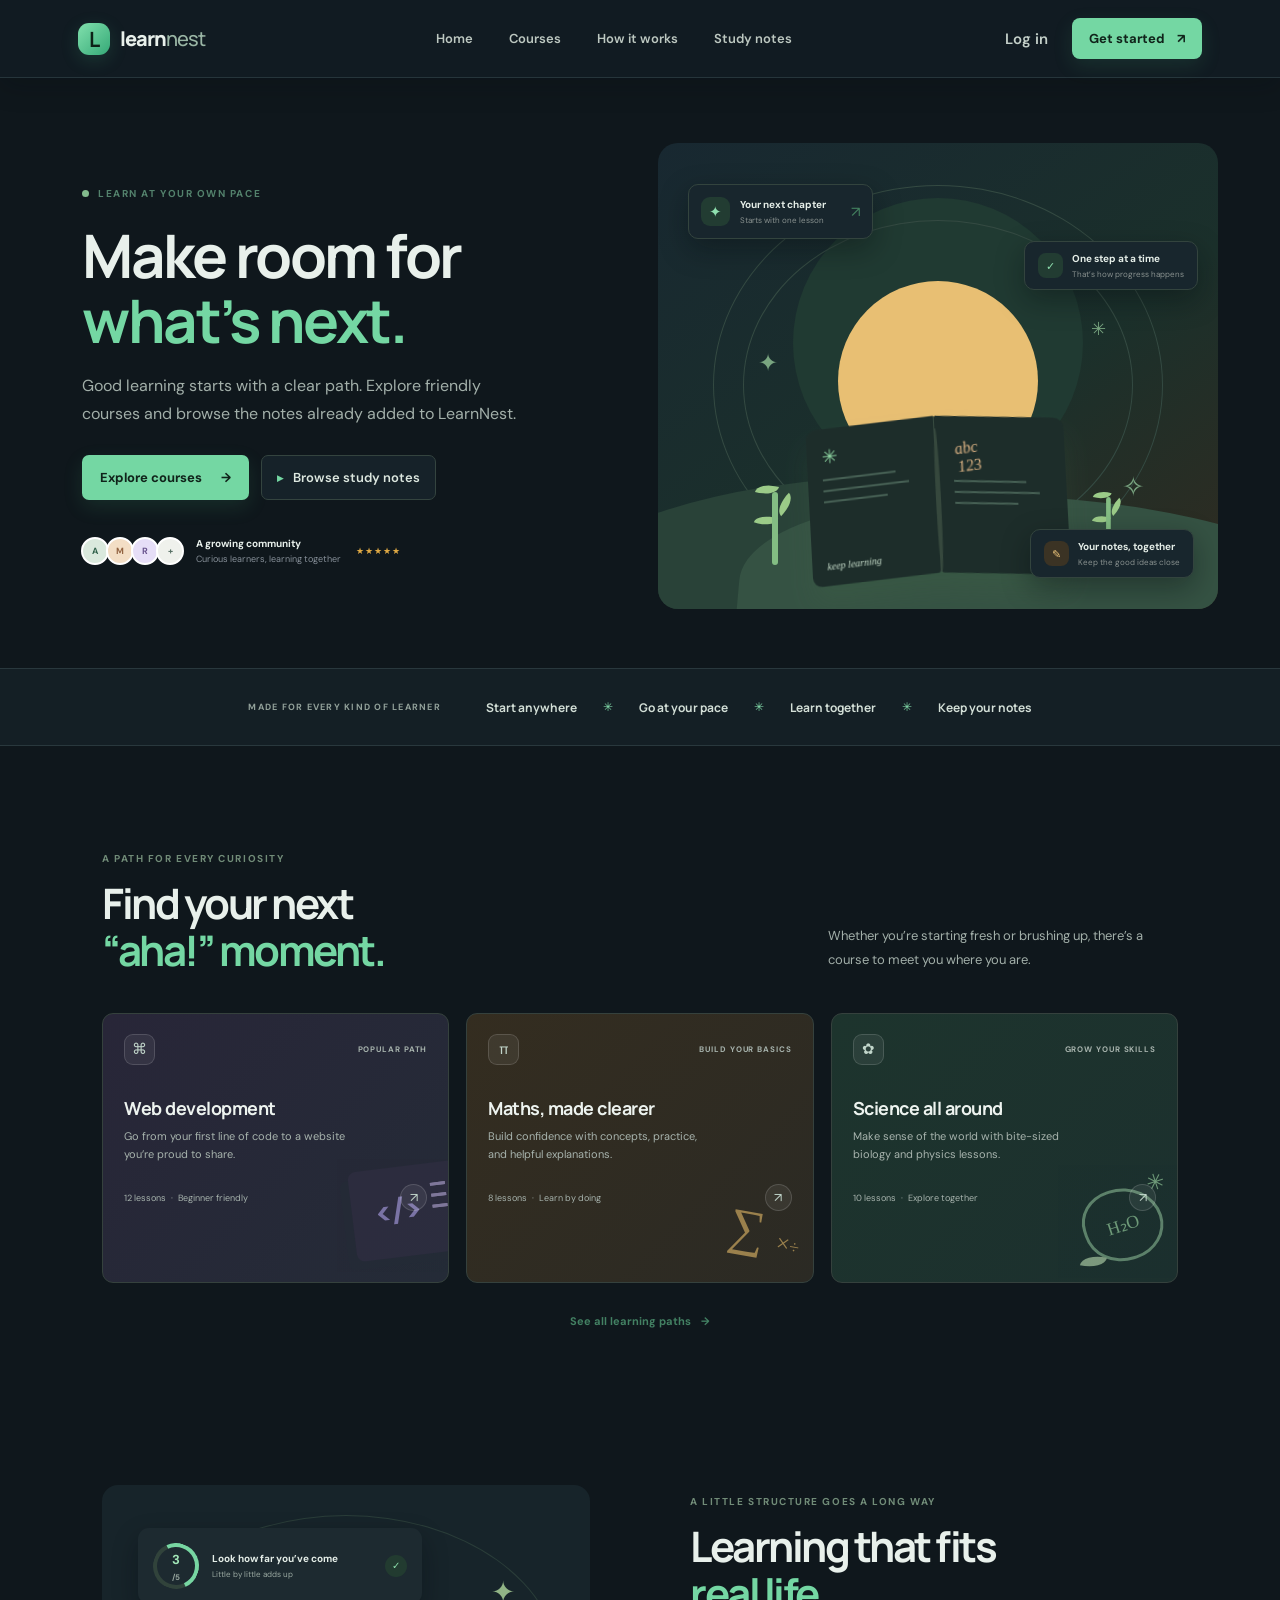
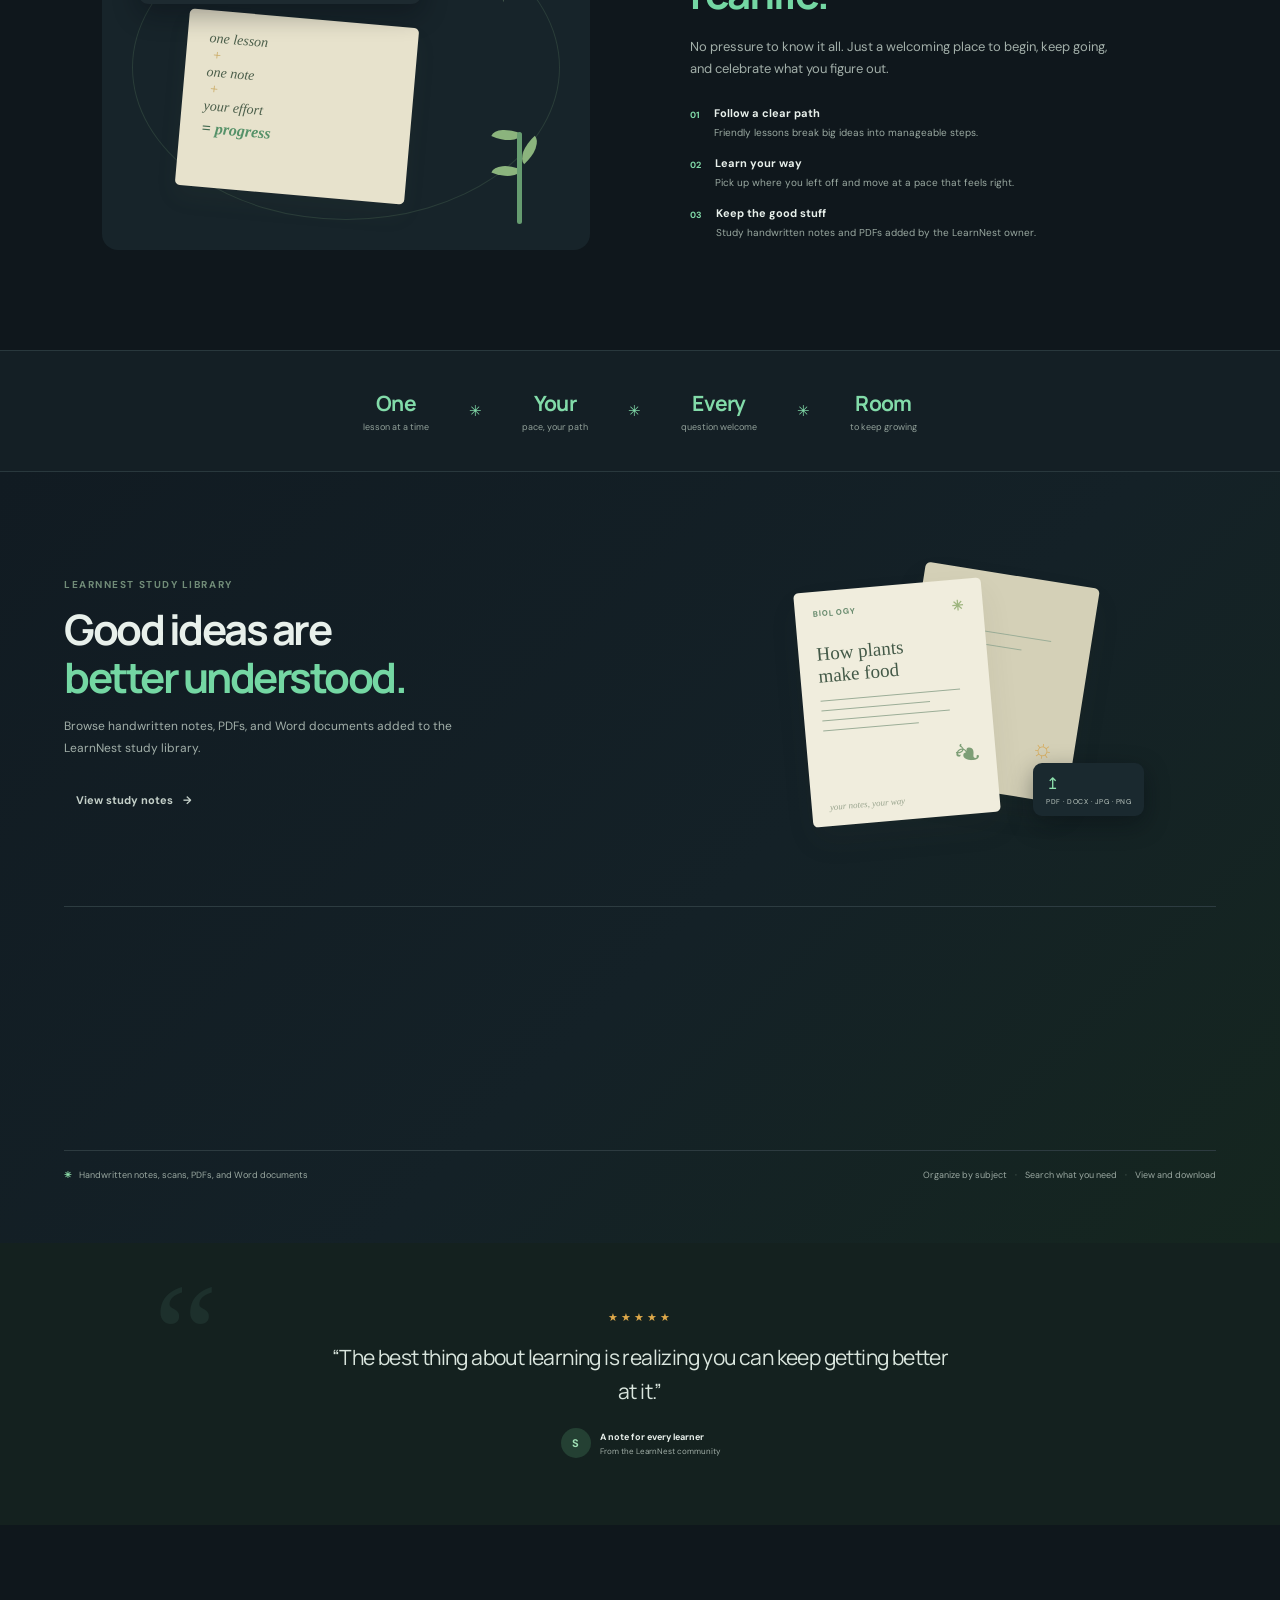
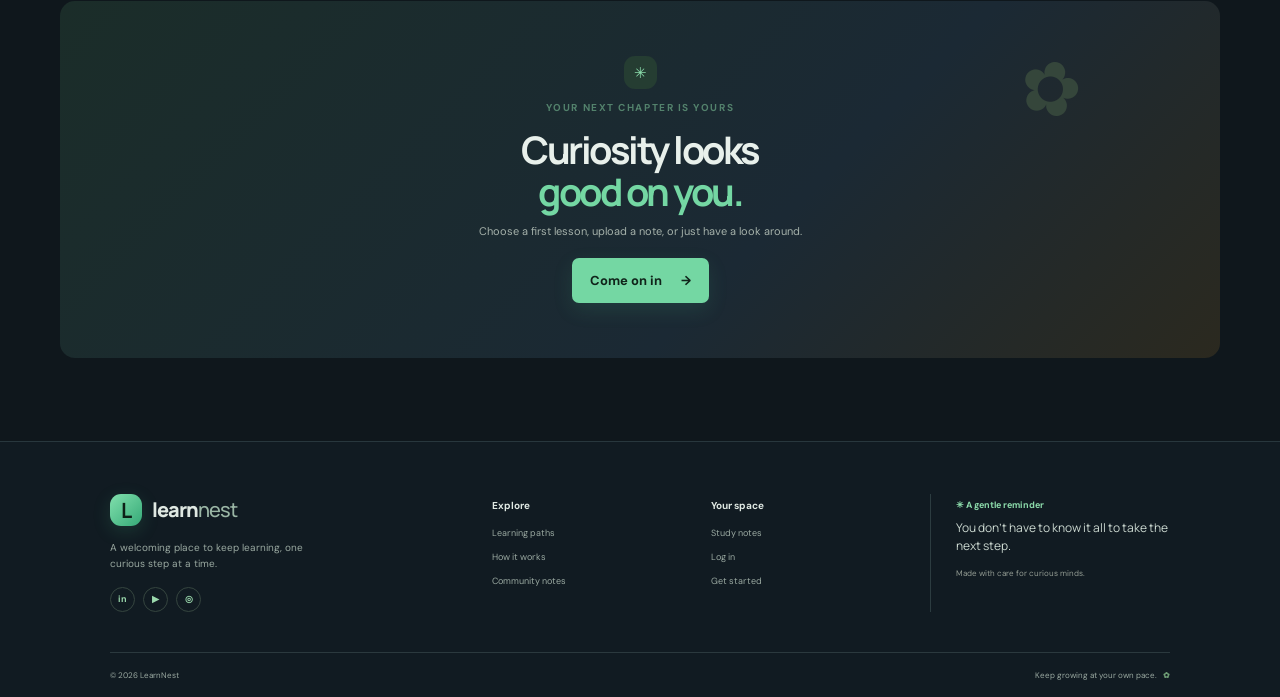
<file: index.html>
<!doctype html>
<html lang="en">
<head><meta charset="utf-8"><meta name="viewport" content="width=device-width, initial-scale=1"><meta name="theme-color" content="#101820"><title>LearnNest — Learn something new, every day</title><meta name="description" content="Explore courses, learn at your own pace, and browse the study notes added to LearnNest."><link rel="preconnect" href="https://fonts.googleapis.com"><link rel="preconnect" href="https://fonts.gstatic.com" crossorigin><link href="https://fonts.googleapis.com/css2?family=DM+Sans:wght@400;500;600;700&family=Manrope:wght@400;500;600;700;800&display=swap" rel="stylesheet"><link rel="stylesheet" href="styles.css?v=docx-reader-1"></head>
<body>
<header class="site-header"><a href="#home" class="brand"><span class="brand-mark">L</span><span>learn<span class="brand-light">nest</span></span></a><nav class="main-nav" id="mainNav" aria-label="Main navigation"><a href="#home" data-page-link="home">Home</a><a href="#courses" data-page-link="courses">Courses</a><a href="#how" data-page-link="how">How it works</a><a href="notes.html" data-page-link="notes">Study notes</a></nav><div class="header-actions"><button class="login-button" id="loginButton">Log in</button><button class="small-primary" id="signupButton">Get started <span>↗</span></button><button class="menu-toggle" id="menuToggle" aria-label="Open navigation">☰</button></div></header>
<main id="appMain"><section class="hero" id="home" data-page-view="home"><div class="hero-copy"><div class="eyebrow"><span class="eyebrow-dot"></span> LEARN AT YOUR OWN PACE</div><h1>Make room for<br><span>what’s next.</span></h1><p class="hero-description">Good learning starts with a clear path. Explore friendly courses and browse the notes already added to LearnNest.</p><div class="hero-actions"><a href="#courses" class="primary-button">Explore courses <span>→</span></a><a class="outline-button" href="notes.html"><span class="play-icon">▸</span> Browse study notes</a></div><div class="hero-proof"><div class="avatar-stack"><span>A</span><span>M</span><span>R</span><span>+</span></div><div><b>A growing community</b><small>Curious learners, learning together</small></div><span class="proof-stars">★★★★★</span></div></div><div class="hero-visual"><div class="visual-glow"></div><div class="hero-orbit orbit-a"></div><div class="hero-orbit orbit-b"></div><div class="hero-caption"><span class="caption-icon">✦</span><span><b>Your next chapter</b><small>Starts with one lesson</small></span><i>↗</i></div><div class="floating-note note-top"><span class="note-check">✓</span><span><b>One step at a time</b><small>That’s how progress happens</small></span></div><div class="floating-note note-bottom"><span class="note-emoji">✎</span><span><b>Your notes, together</b><small>Keep the good ideas close</small></span></div><div class="hero-illustration"><div class="sun-disc"></div><div class="hill hill-back"></div><div class="hill hill-front"></div><div class="plant plant-left"><i></i><i></i><i></i><b></b></div><div class="plant plant-right"><i></i><i></i><i></i><b></b></div><div class="open-book"><div class="book-page left-page"><span class="book-mark">✳</span><i></i><i></i><i></i><small>keep learning</small></div><div class="book-page right-page"><span class="book-scribble">abc<br>123</span><i></i><i></i><i></i></div><div class="book-spine"></div></div><span class="sparkle sparkle-a">✦</span><span class="sparkle sparkle-b">✳</span><span class="sparkle sparkle-c">✧</span></div></div></section>
<section class="trust-strip" data-page-view="home"><span>MADE FOR EVERY KIND OF LEARNER</span><div><b>Start anywhere</b><i>✳</i><b>Go at your pace</b><i>✳</i><b>Learn together</b><i>✳</i><b>Keep your notes</b></div></section>
<section class="section courses-section" id="courses" data-page-view="courses"><div class="section-intro"><div><div class="eyebrow section-eyebrow">A PATH FOR EVERY CURIOSITY</div><h2>Find your next<br><span>“aha!” moment.</span></h2></div><p>Whether you’re starting fresh or brushing up, there’s a course to meet you where you are.</p></div><div class="course-grid"><article class="course-card course-lilac"><div class="course-top"><span class="course-icon">⌘</span><span class="course-tag">POPULAR PATH</span></div><h3>Web development</h3><p>Go from your first line of code to a website you’re proud to share.</p><div class="course-bottom"><span>12 lessons <i>·</i> Beginner friendly</span><a href="#courses" data-course-open="web" aria-label="Open web development course">↗</a></div><div class="course-art art-code"><span>&lt;/&gt;</span><i></i><i></i></div></article><article class="course-card course-yellow"><div class="course-top"><span class="course-icon">π</span><span class="course-tag">BUILD YOUR BASICS</span></div><h3>Maths, made clearer</h3><p>Build confidence with concepts, practice, and helpful explanations.</p><div class="course-bottom"><span>8 lessons <i>·</i> Learn by doing</span><a href="#courses" data-course-open="math" aria-label="Open mathematics course">↗</a></div><div class="course-art art-math">∑ <span>×</span><i>÷</i></div></article><article class="course-card course-green"><div class="course-top"><span class="course-icon">✿</span><span class="course-tag">GROW YOUR SKILLS</span></div><h3>Science all around</h3><p>Make sense of the world with bite-sized biology and physics lessons.</p><div class="course-bottom"><span>10 lessons <i>·</i> Explore together</span><a href="#courses" data-course-open="science" aria-label="Open science course">↗</a></div><div class="course-art art-science"><span>H₂O</span><i>✳</i><b></b></div></article></div><div class="center-link"><a href="#courses">See all learning paths <span>→</span></a></div></section>
<section class="benefits-section" id="how" data-page-view="how"><div class="benefits-visual"><div class="benefit-card"><div class="progress-ring"><span>3<small>/5</small></span></div><div><b>Look how far you’ve come</b><small>Little by little adds up</small></div><span class="tiny-check">✓</span></div><div class="benefits-paper"><span>one lesson</span><i>+</i><span>one note</span><i>+</i><span>your effort</span><b>= <em>progress</em></b></div><span class="benefits-spark">✦</span><div class="benefits-plant"><i></i><i></i><i></i><b></b></div></div><div class="benefits-copy"><div class="eyebrow section-eyebrow">A LITTLE STRUCTURE GOES A LONG WAY</div><h2>Learning that fits<br><span>real life.</span></h2><p class="benefits-lede">No pressure to know it all. Just a welcoming place to begin, keep going, and celebrate what you figure out.</p><div class="benefit-list"><div><span>01</span><p><b>Follow a clear path</b><small>Friendly lessons break big ideas into manageable steps.</small></p></div><div><span>02</span><p><b>Learn your way</b><small>Pick up where you left off and move at a pace that feels right.</small></p></div><div><span>03</span><p><b>Keep the good stuff</b><small>Study handwritten notes and PDFs added by the LearnNest owner.</small></p></div></div></div></section>
<section class="stats-band" data-page-view="how"><div><strong>One</strong><span>lesson at a time</span></div><i>✳</i><div><strong>Your</strong><span>pace, your path</span></div><i>✳</i><div><strong>Every</strong><span>question welcome</span></div><i>✳</i><div><strong>Room</strong><span>to keep growing</span></div></section>
<section class="notes-section section" id="notes" data-page-view="notes"><div class="notes-intro"><div><div class="eyebrow section-eyebrow">LEARNNEST STUDY LIBRARY</div><h2>Good ideas are<br><span>better understood.</span></h2><p>Browse handwritten notes, PDFs, and Word documents added to the LearnNest study library.</p><div class="notes-actions"><button class="quiet-link" id="browseNotes">View study notes <span>→</span></button></div></div><div class="notes-stack"><div class="paper paper-back"><span>physics</span><div class="scribble-lines"></div><span class="paper-doodle">☼</span></div><div class="paper paper-front"><span class="paper-subject">BIOLOGY <i>✳</i></span><h4>How plants<br>make food</h4><div class="handwritten-lines"><i></i><i></i><i></i><i></i></div><div class="leaf-doodle">❧</div><small>your notes, your way</small></div><span class="upload-badge">↥<small>PDF · DOCX · JPG · PNG</small></span></div></div><div class="notes-library-wrap" id="notesLibrary" aria-live="polite"></div><div class="notes-bottom"><span><b>✳</b> Handwritten notes, scans, PDFs, and Word documents</span><span>Organize by subject <i>·</i> Search what you need <i>·</i> View and download</span></div></section>
<section class="quote-section" data-page-view="home"><div class="quote-stars">★★★★★</div><blockquote>“The best thing about learning is realizing you can keep getting better at it.”</blockquote><div class="quote-by"><span class="quote-avatar">S</span><span><b>A note for every learner</b><small>From the LearnNest community</small></span></div><span class="quote-decoration">“</span></section>
<section class="final-cta" data-page-view="home"><div class="cta-sun">✳</div><div class="eyebrow">YOUR NEXT CHAPTER IS YOURS</div><h2>Curiosity looks<br><span>good on you.</span></h2><p>Choose a first lesson, upload a note, or just have a look around.</p><button class="primary-button" id="ctaSignup">Come on in <span>→</span></button><div class="cta-doodle">✿</div></section></main>
<footer class="site-footer"><div class="footer-main"><div class="footer-brand"><a href="#home" class="brand"><span class="brand-mark">L</span><span>learn<span class="brand-light">nest</span></span></a><p>A welcoming place to keep learning, one curious step at a time.</p><div class="social-row"><a href="#home">in</a><a href="#home">▶</a><a href="#home">◎</a></div></div><div class="footer-col"><b>Explore</b><a href="#courses">Learning paths</a><a href="#how">How it works</a><a href="notes.html">Community notes</a></div><div class="footer-col"><b>Your space</b><a href="notes.html" id="footerUpload">Study notes</a><a href="#notes" id="footerLogin">Log in</a><a href="#courses">Get started</a></div><div class="footer-col footer-note"><span>✳ A gentle reminder</span><p>You don’t have to know it all to take the next step.</p><small>Made with care for curious minds.</small></div></div><div class="footer-bottom"><span>© 2026 LearnNest</span><span>Keep growing at your own pace. <b>✿</b></span></div></footer>
<div class="modal-backdrop hidden" id="modalBackdrop"><section class="modal" role="dialog" aria-modal="true" aria-labelledby="modalTitle"><button class="modal-close" id="modalClose" aria-label="Close">×</button><div id="modalBody"></div></section></div><div class="toast" id="toast" role="status"></div><input type="file" id="fileInput" accept="image/*,.pdf,.docx" multiple hidden><script src="config.js"></script><script type="module" src="app.js?v=docx-reader-1"></script>
</body></html>
</file>
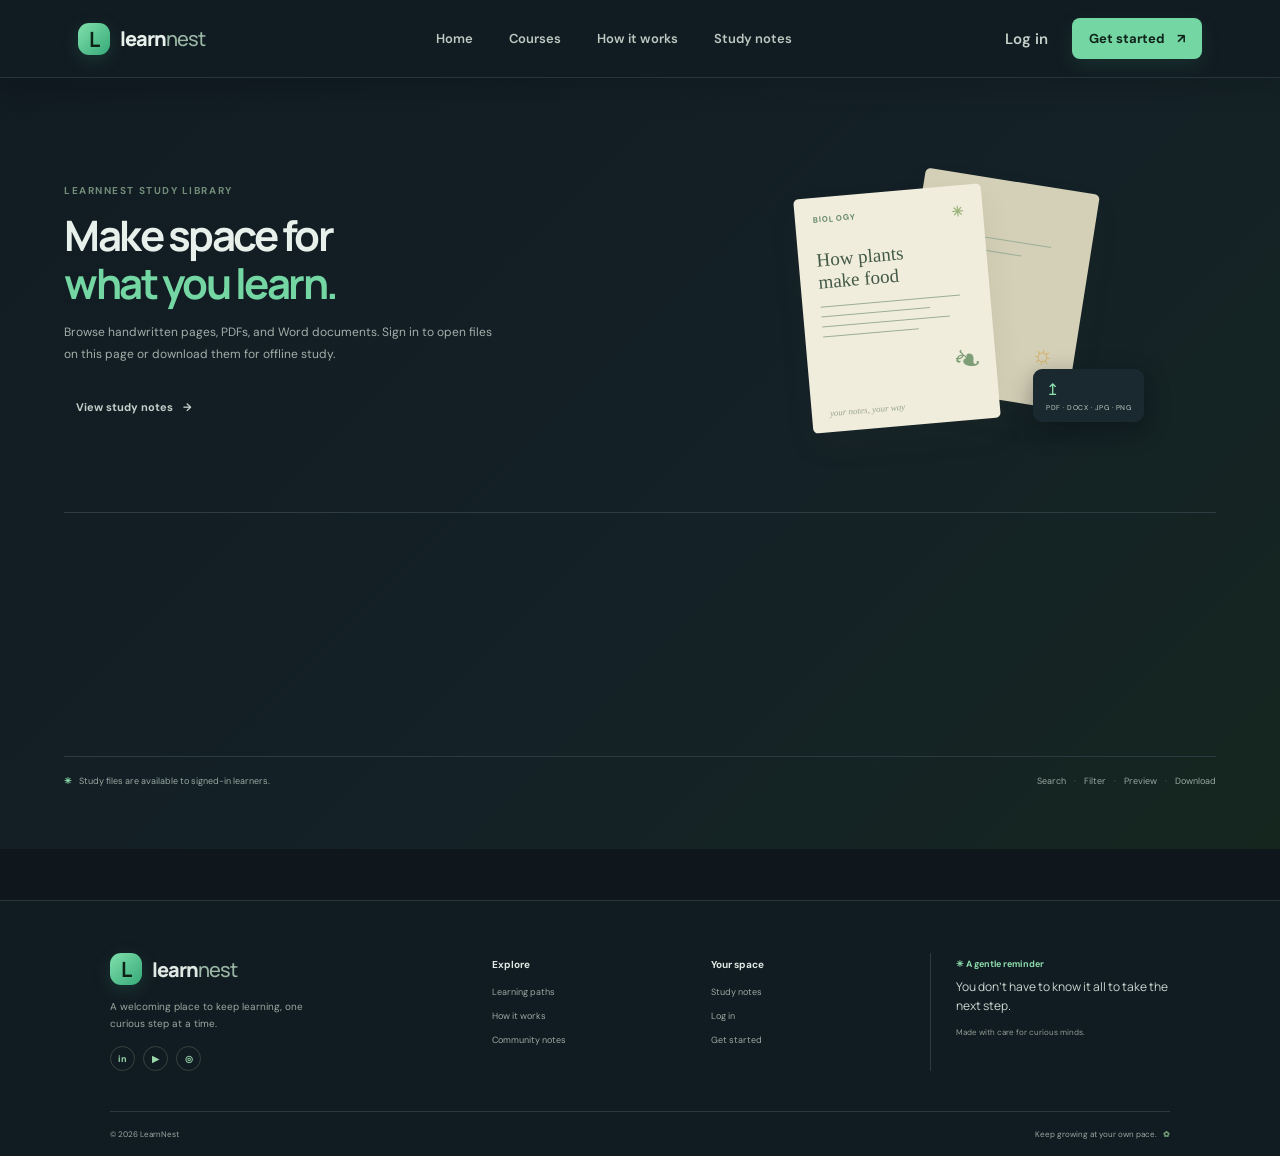
<file: notes.html>
<!doctype html>
<html lang="en">
<head>
<meta charset="utf-8">
<meta name="viewport" content="width=device-width, initial-scale=1">
<meta name="theme-color" content="#101820">
<title>Study notes · LearnNest</title>
<meta name="description" content="View and download handwritten study notes on LearnNest.">
<link rel="preconnect" href="https://fonts.googleapis.com">
<link rel="preconnect" href="https://fonts.gstatic.com" crossorigin>
<link href="https://fonts.googleapis.com/css2?family=DM+Sans:wght@400;500;600;700&family=Manrope:wght@400;500;600;700;800&display=swap" rel="stylesheet">
<link rel="stylesheet" href="styles.css?v=docx-reader-1">
</head>
<body data-default-page="notes">
<header class="site-header">
  <a href="index.html#home" class="brand"><span class="brand-mark">L</span><span>learn<span class="brand-light">nest</span></span></a>
  <nav class="main-nav" id="mainNav" aria-label="Main navigation">
    <a href="index.html#home" data-page-link="home">Home</a>
    <a href="index.html#courses" data-page-link="courses">Courses</a>
    <a href="index.html#how" data-page-link="how">How it works</a>
    <a href="notes.html" data-page-link="notes">Study notes</a>
  </nav>
  <div class="header-actions">
    <button class="login-button" id="loginButton">Log in</button>
    <button class="small-primary" id="signupButton">Get started <span>↗</span></button>
    <button class="menu-toggle" id="menuToggle" aria-label="Open navigation">☰</button>
  </div>
</header>
<main id="appMain">
  <section class="notes-section section" id="notes" data-page-view="notes">
    <div class="notes-intro">
      <div>
        <div class="eyebrow section-eyebrow">LEARNNEST STUDY LIBRARY</div>
        <h2>Make space for<br><span>what you learn.</span></h2>
        <p>Browse handwritten pages, PDFs, and Word documents. Sign in to open files on this page or download them for offline study.</p>
        <div class="notes-actions">
          
          <button class="quiet-link" id="browseNotes">View study notes <span>→</span></button>
        </div>
      </div>
      <div class="notes-stack" aria-hidden="true">
        <div class="paper paper-back"><span>physics</span><div class="scribble-lines"></div><span class="paper-doodle">☼</span></div>
        <div class="paper paper-front"><span class="paper-subject">BIOLOGY <i>✳</i></span><h4>How plants<br>make food</h4><div class="handwritten-lines"><i></i><i></i><i></i><i></i></div><div class="leaf-doodle">❧</div><small>your notes, your way</small></div>
        <span class="upload-badge">↥<small>PDF · DOCX · JPG · PNG</small></span>
      </div>
    </div>
    <div class="notes-library-wrap" id="notesLibrary" aria-live="polite"></div>
    <div class="notes-bottom"><span><b>✳</b> Study files are available to signed-in learners.</span><span>Search <i>·</i> Filter <i>·</i> Preview <i>·</i> Download</span></div>
  </section>
</main>
<footer class="site-footer">
  <div class="footer-main">
    <div class="footer-brand"><a href="index.html#home" class="brand"><span class="brand-mark">L</span><span>learn<span class="brand-light">nest</span></span></a><p>A welcoming place to keep learning, one curious step at a time.</p><div class="social-row"><a href="index.html#home">in</a><a href="index.html#home">▶</a><a href="index.html#home">◎</a></div></div>
    <div class="footer-col"><b>Explore</b><a href="index.html#courses">Learning paths</a><a href="index.html#how">How it works</a><a href="notes.html">Community notes</a></div>
    <div class="footer-col"><b>Your space</b><a href="notes.html" id="footerUpload">Study notes</a><a href="#notes" id="footerLogin">Log in</a><a href="index.html#courses">Get started</a></div>
    <div class="footer-col footer-note"><span>✳ A gentle reminder</span><p>You don’t have to know it all to take the next step.</p><small>Made with care for curious minds.</small></div>
  </div>
  <div class="footer-bottom"><span>© 2026 LearnNest</span><span>Keep growing at your own pace. <b>✿</b></span></div>
</footer>
<div class="modal-backdrop hidden" id="modalBackdrop"><section class="modal" role="dialog" aria-modal="true" aria-labelledby="modalTitle"><button class="modal-close" id="modalClose" aria-label="Close">×</button><div id="modalBody"></div></section></div>
<div class="toast" id="toast" role="status"></div>
<input type="file" id="fileInput" accept="image/*,.pdf,.docx" multiple hidden>
<script src="config.js"></script>
<script type="module" src="app.js?v=docx-reader-1"></script>
</body>
</html>
</file>
<file: styles.css>
:root{--ink:#202a35;--muted:#6f7984;--green:#287b62;--green-dark:#1e614d;--mint:#e5f2e8;--paper:#f7f8f4;--line:#e9ece7;--lilac:#f0edfb;--yellow:#faf2d7;--font:'DM Sans',sans-serif;--display:'Manrope',sans-serif}*{box-sizing:border-box}html{scroll-behavior:smooth}body{margin:0;background:#fff;color:var(--ink);font-family:var(--font);font-size:15px;-webkit-font-smoothing:antialiased}button,a{font:inherit}button{cursor:pointer}a{color:inherit;text-decoration:none}.site-header{height:78px;display:flex;align-items:center;justify-content:space-between;padding:0 max(6.1vw,28px);border-bottom:1px solid #f0f1ef;background:#fff;position:sticky;top:0;z-index:20}.brand{display:inline-flex;align-items:center;gap:10px;font-family:var(--display);font-size:20px;font-weight:800;letter-spacing:-1px}.brand-mark{height:32px;width:32px;border-radius:11px;background:#287b62;color:#fff;display:grid;place-items:center;font-size:21px;font-weight:700}.brand-light{font-weight:500;color:#668273}.main-nav{display:flex;align-items:center;gap:38px;margin-left:58px}.main-nav a{font-size:13px;font-weight:600;color:#626d77;transition:.2s}.main-nav a:hover{color:var(--green)}.header-actions{display:flex;gap:12px;align-items:center}.login-button,.quiet-link{border:0;background:transparent;color:#3d4b53;font-weight:600;padding:10px 12px}.small-primary{border:0;border-radius:8px;background:#27795f;color:white;padding:12px 17px;font-size:13px;font-weight:700;box-shadow:0 5px 14px #24795f24}.small-primary span{margin-left:9px}.menu-toggle{display:none;border:0;background:none;font-size:22px;color:var(--ink)}.hero{max-width:1240px;margin:auto;min-height:590px;display:grid;grid-template-columns:1fr 1fr;align-items:center;padding:62px 42px 56px;gap:35px}.hero-copy{padding-left:20px}.eyebrow{font-size:10px;letter-spacing:1.55px;font-weight:700;color:#53826c;display:flex;align-items:center;gap:9px}.eyebrow-dot{width:7px;height:7px;background:#83bb8d;border-radius:50%}h1,h2,h3,h4,p{margin-top:0}h1,h2{font-family:var(--display);letter-spacing:-2.5px}h1{font-size:60px;line-height:1.08;font-weight:700;margin:23px 0 20px}h1 span,h2 span{color:var(--green)}.hero-description{max-width:440px;font-size:16px;line-height:1.75;color:#69747f;margin-bottom:27px}.hero-actions{display:flex;gap:12px;align-items:center}.primary-button{display:inline-flex;align-items:center;justify-content:center;gap:19px;border:0;border-radius:7px;padding:14px 18px;background:var(--green);color:white;font-size:13px;font-weight:700;box-shadow:0 6px 14px #287b622b;transition:.2s}.primary-button:hover,.small-primary:hover{background:var(--green-dark);transform:translateY(-1px)}.outline-button{display:inline-flex;align-items:center;gap:10px;padding:13px 15px;border-radius:7px;border:1px solid #e2e7e2;background:#fff;color:#36444b;font-size:13px;font-weight:600}.play-icon{font-size:12px;color:var(--green)}.hero-proof{display:flex;align-items:center;gap:12px;margin-top:37px}.avatar-stack{display:flex;padding-left:2px}.avatar-stack span{height:28px;width:28px;border-radius:50%;border:2px solid white;background:#dae9dd;color:#32624c;display:grid;place-items:center;margin-left:-3px;font-weight:700;font-size:9px}.avatar-stack span:nth-child(2){background:#f3dec5;color:#936442}.avatar-stack span:nth-child(3){background:#e6def7;color:#69548e}.avatar-stack span:nth-child(4){background:#eff1ec;color:#587165}.hero-proof b,.hero-proof small{display:block}.hero-proof b{font-size:10px}.hero-proof small{font-size:9px;color:#879099;margin-top:3px}.proof-stars{font-size:9px;letter-spacing:1px;color:#dfa944;margin-left:3px}.hero-visual{position:relative;height:466px;border-radius:20px;background:#f2f5ed;overflow:hidden}.visual-glow{position:absolute;width:290px;height:290px;border-radius:50%;background:#e8eddf;top:55px;left:50%;transform:translateX(-50%)}.hero-orbit{position:absolute;border:1px solid #dfe7da;border-radius:50%;left:50%;top:52%;transform:translate(-50%,-50%)}.orbit-a{width:390px;height:330px}.orbit-b{width:450px;height:400px}.hero-illustration{position:absolute;left:0;right:0;bottom:0;height:350px;overflow:hidden}.sun-disc{position:absolute;top:22px;left:calc(50% - 100px);height:200px;width:200px;border-radius:50%;background:#f6dc98}.hill{position:absolute;bottom:-110px;border-radius:50% 50% 0 0}.hill-back{height:240px;width:630px;left:-130px;background:#d9ead7;transform:rotate(-4deg)}.hill-front{height:220px;width:650px;right:-170px;background:#c4ddca;transform:rotate(5deg)}.open-book{position:absolute;left:50%;bottom:32px;transform:translateX(-50%) rotate(-3deg);height:157px;width:258px;display:flex;filter:drop-shadow(0 18px 12px #476b4425)}.book-page{position:relative;width:50%;height:100%;background:#fffdf4;padding:16px 15px;color:#416451}.left-page{border-radius:10px 2px 3px 10px;transform:skewY(-4deg);border-right:1px solid #ebeadf}.right-page{border-radius:2px 10px 10px 3px;transform:skewY(4deg);padding-left:17px}.book-mark{font-size:19px;color:#76a57c}.book-page i{display:block;height:2px;width:74%;background:#d4ddcd;margin:9px 0}.book-page i:nth-of-type(2){width:88%}.book-page i:nth-of-type(3){width:65%}.book-page small{position:absolute;bottom:14px;font-family:Georgia,serif;font-style:italic;font-size:10px}.book-spine{position:absolute;height:144px;width:5px;background:#e7dfbf;left:calc(50% - 2px);top:8px;border-radius:50%}.book-scribble{font-family:Georgia,serif;font-size:16px;font-style:italic;line-height:1.15;color:#d58264;display:block;transform:rotate(-8deg);margin:2px 0 8px 3px}.sparkle{position:absolute;color:#79a580}.sparkle-a{top:88px;left:18%;font-size:24px}.sparkle-b{top:58px;right:20%;font-size:18px}.sparkle-c{top:210px;right:13%;font-size:27px}.plant{position:absolute;bottom:44px;width:60px;height:100px}.plant-left{left:16%}.plant-right{right:14%;transform:scale(.78)}.plant b{position:absolute;bottom:0;left:25px;width:6px;height:73px;background:#719770;border-radius:8px}.plant i{position:absolute;width:22px;height:11px;border-radius:100% 0 100% 0;background:#87ac7c;left:8px;bottom:39px;transform:rotate(18deg)}.plant i:nth-child(2){left:27px;bottom:55px;transform:rotate(-45deg)}.plant i:nth-child(3){left:9px;bottom:70px;transform:rotate(15deg)}.hero-caption,.floating-note{position:absolute;background:#fff;border:1px solid #edf0eb;box-shadow:0 9px 26px #263f3310;border-radius:10px;z-index:2;display:flex;align-items:center}.hero-caption{top:41px;left:30px;padding:12px;gap:10px}.caption-icon{height:29px;width:29px;border-radius:9px;display:grid;place-items:center;background:#eef4ea;color:#57946a}.hero-caption b,.hero-caption small,.floating-note b,.floating-note small{display:block}.hero-caption b,.floating-note b{font-size:10px}.hero-caption small,.floating-note small{font-size:8px;color:#89918f;margin-top:4px}.hero-caption>i{font-style:normal;color:#43815f;margin-left:15px}.floating-note{padding:10px 13px;gap:9px}.note-top{right:20px;top:98px}.note-bottom{bottom:31px;right:24px}.note-check,.note-emoji{height:25px;width:25px;border-radius:8px;display:grid;place-items:center;background:#eaf5e9;color:#4f9364;font-size:11px}.note-emoji{background:#f8eddb;color:#c08a48}.trust-strip{min-height:78px;background:#f8f9f6;border-top:1px solid #f0f1ed;border-bottom:1px solid #f0f1ed;display:flex;align-items:center;justify-content:center;gap:45px;padding:16px 20px}.trust-strip>span{font-size:9px;letter-spacing:1.25px;color:#8a948b;font-weight:700}.trust-strip>div{display:flex;align-items:center;gap:26px}.trust-strip b{font-family:var(--display);font-size:12px;color:#53645a}.trust-strip i{font-style:normal;color:#89b38a;font-size:12px}.section{max-width:1160px;margin:auto;padding:104px 42px}.courses-section{padding-top:106px;padding-bottom:105px}.section-intro{display:flex;align-items:flex-end;justify-content:space-between;margin-bottom:38px}.section-eyebrow{color:#718c78}.section-intro h2,.benefits-copy h2,.notes-intro h2{font-size:42px;line-height:1.13;margin:15px 0 0}.section-intro>p{max-width:350px;margin:0 0 4px;color:#79828a;font-size:13px;line-height:1.8}.course-grid{display:grid;grid-template-columns:repeat(3,1fr);gap:17px}.course-card{position:relative;overflow:hidden;min-height:270px;border-radius:11px;padding:20px 21px;isolation:isolate}.course-lilac{background:#f1edfa}.course-yellow{background:#f8f1dc}.course-green{background:#e9f2e8}.course-top,.course-bottom{position:relative;z-index:2;display:flex;align-items:center;justify-content:space-between}.course-icon{height:31px;width:31px;border:1px solid #ffffff9c;border-radius:9px;background:#ffffff72;display:grid;place-items:center;font-size:15px;color:#59637a}.course-tag{font-size:8px;letter-spacing:.9px;font-weight:700;color:#7b8187}.course-card h3{position:relative;z-index:2;font-family:var(--display);font-size:18px;margin:31px 0 8px;letter-spacing:-.5px}.course-card>p{position:relative;z-index:2;font-size:11px;line-height:1.6;color:#737c81;max-width:230px;margin-bottom:21px}.course-bottom{font-size:9px;color:#717a7b}.course-bottom i{font-style:normal;margin:0 3px}.course-bottom a{height:27px;width:27px;border:1px solid #ffffffc2;border-radius:50%;display:grid;place-items:center;background:#ffffff7a;font-size:13px}.course-art{position:absolute;z-index:1;opacity:.65;pointer-events:none}.art-code{right:-12px;bottom:26px;height:90px;width:108px;border-radius:8px;background:#d8d2ee;transform:rotate(-7deg);box-shadow:-9px 8px #e4dff3}.art-code span{position:absolute;top:23px;left:23px;font-size:30px;font-weight:700;color:#9b8ac4}.art-code i{position:absolute;top:20px;right:12px;width:15px;height:3px;background:#b0a2d0;box-shadow:0 11px #b0a2d0,0 22px #b0a2d0}.art-math{right:11px;bottom:22px;font-family:Georgia,serif;font-size:51px;color:#dfbc61;transform:rotate(10deg)}.art-math span{font-size:24px}.art-math i{font-size:18px;font-style:normal}.art-science{right:14px;bottom:21px;height:73px;width:80px;border:3px solid #9fbea0;border-radius:44% 56% 48% 52%;display:grid;place-items:center;color:#6e9a77;transform:rotate(-18deg)}.art-science span{font-family:Georgia,serif;font-size:18px}.art-science i{position:absolute;font-style:normal;right:-16px;top:-11px;font-size:22px}.art-science b{position:absolute;left:-15px;bottom:1px;width:25px;height:13px;border-radius:100% 0;background:#afd0a8;transform:rotate(30deg)}.center-link{text-align:center;margin-top:27px}.center-link a,.quiet-link{font-size:11px;color:#438163;font-weight:700}.center-link a span,.quiet-link span{padding-left:7px}.benefits-section{max-width:1160px;margin:0 auto;padding:50px 42px 100px;display:grid;grid-template-columns:1fr 1fr;align-items:center;gap:100px}.benefits-visual{height:365px;border-radius:16px;background:#f1f5ed;position:relative;overflow:hidden}.benefits-visual:before{content:'';position:absolute;inset:30px;border:1px solid #e2ebdf;border-radius:50%}.benefits-card{position:absolute}.benefit-card{position:absolute;z-index:2;left:36px;top:43px;width:284px;background:white;border-radius:11px;box-shadow:0 11px 26px #425b4412;display:flex;align-items:center;padding:15px;gap:13px}.progress-ring{width:46px;height:46px;border-radius:50%;border:4px solid #e4eee2;border-top-color:#60a878;border-right-color:#60a878;display:grid;place-items:center;color:#477b58;font-size:13px;font-weight:700;transform:rotate(20deg)}.progress-ring span{transform:rotate(-20deg)}.progress-ring small{font-size:8px;color:#9aa79c}.benefit-card b,.benefit-card small{display:block}.benefit-card b{font-size:10px}.benefit-card small{font-size:8px;color:#949d97;margin-top:4px}.tiny-check{margin-left:auto;color:#5c9a6d;background:#eff7ef;border-radius:50%;width:22px;height:22px;display:grid;place-items:center;font-size:10px}.benefits-paper{position:absolute;z-index:1;left:80px;top:133px;width:230px;height:177px;background:#fffdf3;box-shadow:0 12px 22px #52644412;border-radius:5px;padding:20px 22px;transform:rotate(5deg);display:flex;flex-direction:column;color:#5b705e;font-family:Georgia,serif;font-style:italic;font-size:14px}.benefits-paper i{font-style:normal;color:#c7a459;margin:1px 0 1px 5px}.benefits-paper b{margin-top:5px;font-size:16px;color:#416950}.benefits-paper em{color:#569269}.benefits-spark{position:absolute;right:75px;top:88px;font-size:29px;color:#91b486}.benefits-plant{position:absolute;right:47px;bottom:26px;width:50px;height:108px}.benefits-plant b{position:absolute;bottom:0;left:24px;width:5px;height:92px;background:#79a178;border-radius:5px}.benefits-plant i{position:absolute;bottom:46px;left:0;width:27px;height:14px;border-radius:100% 0;background:#96b68c;transform:rotate(22deg)}.benefits-plant i:nth-child(2){left:23px;bottom:67px;transform:rotate(-42deg)}.benefits-plant i:nth-child(3){left:0;bottom:82px;transform:rotate(24deg)}.benefits-copy h2{margin-top:15px}.benefits-lede{color:#79828a;line-height:1.75;font-size:13px;max-width:440px;margin:18px 0 25px}.benefit-list{display:grid;gap:16px}.benefit-list>div{display:flex;gap:14px;align-items:flex-start}.benefit-list>div>span{font-size:9px;color:#6ca17a;font-weight:700;padding-top:3px}.benefit-list p{margin:0}.benefit-list b,.benefit-list small{display:block}.benefit-list b{font-size:11px}.benefit-list small{font-size:10px;color:#808991;margin-top:5px;line-height:1.5}.stats-band{background:#f6f8f3;display:flex;justify-content:center;align-items:center;gap:40px;min-height:122px;border-top:1px solid #eff1eb;border-bottom:1px solid #eff1eb}.stats-band div{text-align:center}.stats-band strong,.stats-band span{display:block}.stats-band strong{font-family:var(--display);font-size:21px;letter-spacing:-.7px;color:#437555}.stats-band span{font-size:9px;color:#8a938c;margin-top:4px}.stats-band>i{font-style:normal;color:#97b49a;font-size:15px}.notes-section{max-width:1160px;margin:auto;padding:105px 42px 72px}.notes-intro{display:grid;grid-template-columns:1fr 1fr;align-items:center;gap:50px}.notes-intro h2{margin:15px 0 15px}.notes-intro p{font-size:12px;line-height:1.8;color:#77818a;max-width:430px}.notes-actions{display:flex;align-items:center;gap:16px;margin-top:24px}.notes-stack{height:300px;position:relative;display:flex;align-items:center;justify-content:center}.paper{position:absolute;border-radius:5px;box-shadow:0 15px 30px #45493113}.paper-back{height:218px;width:176px;background:#f3f0dc;right:24%;top:26px;transform:rotate(9deg);padding:20px;color:#7a826a;font-family:Georgia,serif;font-size:12px}.paper-front{height:235px;width:188px;background:#fffdf4;left:25%;top:37px;transform:rotate(-5deg);padding:17px 18px;color:#465f4d}.paper-subject{display:flex;justify-content:space-between;font-size:8px;letter-spacing:1.1px;font-family:var(--font);font-weight:700;color:#7a9878}.paper-subject i{font-style:normal;color:#9eb57e;font-size:14px}.paper-front h4{font-family:Georgia,serif;font-size:19px;font-weight:400;line-height:1.15;margin:17px 0 13px;color:#506849}.handwritten-lines i,.scribble-lines:before,.scribble-lines:after{display:block;height:1px;background:#d7dfd1;margin:9px 0;width:92%}.handwritten-lines i:nth-child(2){width:72%}.handwritten-lines i:nth-child(3){width:84%}.handwritten-lines i:nth-child(4){width:63%}.leaf-doodle{position:absolute;right:14px;bottom:41px;font-family:Georgia,serif;color:#9db98e;font-size:34px;transform:rotate(20deg)}.paper-front small{position:absolute;bottom:14px;font-family:Georgia,serif;font-style:italic;color:#9aa58f;font-size:9px}.paper-back span{font-style:italic}.scribble-lines{margin-top:24px}.scribble-lines:before,.scribble-lines:after{content:'';width:85%;margin:12px 0}.scribble-lines:after{width:65%}.paper-doodle{position:absolute;right:20px;bottom:37px;color:#d7ad5f;font-size:25px}.upload-badge{position:absolute;z-index:3;right:13%;bottom:32px;padding:10px 13px;background:white;border-radius:9px;box-shadow:0 7px 21px #293a2f1a;color:#57926a;font-size:16px}.upload-badge small{display:block;font-size:7px;color:#7c8680;letter-spacing:.5px;margin-top:3px}.notes-bottom{margin-top:24px;padding-top:18px;border-top:1px solid #edf0eb;display:flex;justify-content:space-between;align-items:center;color:#87918a;font-size:9px}.notes-bottom b{color:#69a071;margin-right:5px}.notes-bottom i{font-style:normal;margin:0 6px;color:#b8c0b8}.quote-section{position:relative;background:#eff5ed;padding:67px 24px;text-align:center;overflow:hidden}.quote-stars{font-size:11px;letter-spacing:3px;color:#dfa94a}.quote-section blockquote{font-family:var(--display);font-size:21px;letter-spacing:-.6px;line-height:1.6;max-width:620px;margin:17px auto 20px;color:#3b4d41}.quote-by{display:flex;justify-content:center;align-items:center;gap:9px;text-align:left}.quote-avatar{height:30px;width:30px;border-radius:50%;background:#d8e7d4;color:#548160;display:grid;place-items:center;font-weight:700;font-size:11px}.quote-by b,.quote-by small{display:block}.quote-by b{font-size:9px}.quote-by small{font-size:8px;color:#89928b;margin-top:3px}.quote-decoration{position:absolute;font-family:Georgia,serif;left:12%;top:19px;font-size:145px;line-height:1;color:#e1ecdf}.final-cta{position:relative;max-width:1160px;margin:76px auto 83px;min-height:325px;border-radius:15px;background:#eaf2e7;text-align:center;padding:55px 20px;overflow:hidden}.final-cta .eyebrow{justify-content:center}.cta-sun{margin:0 auto 12px;height:33px;width:33px;border-radius:11px;background:#fff;color:#9baf7b;display:grid;place-items:center}.final-cta h2{font-size:38px;line-height:1.1;margin:15px 0 11px}.final-cta p{font-size:11px;color:#78847a;margin-bottom:20px}.cta-doodle{position:absolute;right:12%;top:40px;font-size:74px;color:#cfdfca;transform:rotate(15deg)}.site-footer{background:#f9faf7;padding:52px max(8vw,38px) 0;border-top:1px solid #eff1ed}.footer-main{max-width:1060px;margin:0 auto 40px;display:grid;grid-template-columns:1.5fr .75fr .75fr 1.1fr;gap:55px}.footer-brand p{max-width:215px;margin:14px 0;color:#808a85;font-size:10px;line-height:1.65}.social-row{display:flex;gap:8px}.social-row a{height:25px;width:25px;border:1px solid #e4e9e1;border-radius:50%;display:grid;place-items:center;color:#66826b;font-weight:700;font-size:9px}.footer-col{display:flex;flex-direction:column;gap:12px;padding-top:5px}.footer-col b{font-size:10px;margin-bottom:3px}.footer-col a{font-size:9px;color:#7f8882}.footer-col a:hover{color:var(--green)}.footer-note{border-left:1px solid #e6ebe3;padding-left:25px;gap:8px}.footer-note>span{font-size:9px;color:#5b8d67;font-weight:700}.footer-note p{font-family:var(--display);font-size:12px;line-height:1.55;margin:0;color:#54645a}.footer-note small{font-size:8px;color:#939c93;margin-top:4px}.footer-bottom{max-width:1060px;margin:auto;border-top:1px solid #e9ece6;padding:17px 0;display:flex;justify-content:space-between;color:#929b93;font-size:8px}.footer-bottom b{color:#71a178;margin-left:4px}.modal-backdrop{position:fixed;inset:0;z-index:50;background:#17241db5;display:grid;place-items:center;padding:20px}.hidden{display:none!important}.modal{position:relative;background:white;border-radius:14px;width:min(100%,470px);padding:35px 36px 30px;box-shadow:0 24px 70px #09130d40;max-height:90vh;overflow:auto}.modal-close{position:absolute;right:15px;top:12px;border:0;background:#f3f5f1;height:30px;width:30px;border-radius:50%;font-size:20px;color:#647067}.modal-kicker{font-size:9px;color:#55906b;letter-spacing:1.2px;font-weight:700}.modal h2{font-family:var(--display);font-size:27px;letter-spacing:-1px;margin:11px 0}.modal-copy{font-size:11px;line-height:1.6;color:#7a847c;margin-bottom:20px}.form-field{display:block;margin:13px 0}.form-field span{display:block;font-size:10px;font-weight:700;margin-bottom:6px}.form-field input,.form-field select,.form-field textarea{width:100%;border:1px solid #e2e8e1;border-radius:7px;padding:11px 12px;font:inherit;font-size:12px;outline:none;background:#fff}.form-field input:focus,.form-field select:focus,.form-field textarea:focus{border-color:#78aa82;box-shadow:0 0 0 3px #dff0e2}.modal-submit{width:100%;margin-top:10px}.modal-switch{font-size:10px;color:#7e8980;text-align:center;margin:17px 0 0}.modal-switch button{border:0;background:none;color:var(--green);font-weight:700}.form-note{font-size:9px;line-height:1.5;color:#929b92;text-align:center;margin:13px 0 0}.upload-drop{padding:22px 14px;border:1px dashed #a9c8ae;border-radius:9px;background:#f7faf5;text-align:center;margin:14px 0}.upload-drop strong,.upload-drop small{display:block}.upload-drop strong{font-size:11px}.upload-drop small{font-size:9px;color:#89938b;margin-top:5px}.upload-drop button{margin-top:12px;border:0;background:#e7f1e6;color:#4f855c;border-radius:6px;padding:8px 11px;font-size:10px;font-weight:700}.toast{position:fixed;z-index:70;bottom:25px;left:50%;transform:translate(-50%,15px);opacity:0;pointer-events:none;background:#263a30;color:white;padding:12px 18px;border-radius:8px;font-size:11px;box-shadow:0 8px 24px #0002;transition:.25s}.toast.show{opacity:1;transform:translate(-50%,0)}.file-list{font-size:10px;line-height:1.7;color:#54765d;text-align:left;margin-top:9px}.fine-print{font-size:9px;color:#89938b;line-height:1.5}@media(max-width:900px){.site-header{padding:0 25px}.main-nav{gap:21px;margin-left:10px}.hero{padding:50px 28px;gap:15px;min-height:530px}.hero-copy{padding-left:0}h1{font-size:51px}.hero-visual{height:405px}.section,.notes-section{padding-left:28px;padding-right:28px}.benefits-section{padding-left:28px;padding-right:28px;gap:45px}.course-card{padding:17px;min-height:286px}.footer-main{gap:30px}.final-cta{margin-left:25px;margin-right:25px}}@media(max-width:680px){.site-header{height:65px;padding:0 18px}.brand{font-size:18px}.brand-mark{height:29px;width:29px}.main-nav{display:none;position:absolute;top:64px;left:0;right:0;background:white;padding:14px 20px 20px;box-shadow:0 12px 20px #10201010;margin:0;flex-direction:column;align-items:flex-start;gap:18px}.main-nav.open{display:flex}.header-actions{gap:6px}.login-button{font-size:12px;padding:8px}.small-primary{padding:10px 11px;font-size:11px}.menu-toggle{display:block;font-size:18px;margin-left:4px}.hero{display:flex;flex-direction:column;align-items:stretch;padding:49px 22px 32px;gap:30px}.hero-copy{padding:0}.eyebrow{font-size:9px}h1{font-size:48px;margin:19px 0 14px}.hero-description{font-size:14px;line-height:1.7}.hero-proof{margin-top:24px}.hero-visual{height:360px}.hero-caption{left:12px;top:17px}.note-top{right:10px;top:77px}.note-bottom{right:10px;bottom:18px}.hero-illustration{height:280px}.open-book{transform:translateX(-50%) rotate(-3deg) scale(.83);bottom:20px}.plant-left{left:9%}.plant-right{right:8%}.visual-glow{width:210px;height:210px;top:30px}.hero-orbit{top:47%}.orbit-a{width:300px;height:280px}.orbit-b{width:350px;height:340px}.trust-strip{display:block;text-align:center;padding:19px 10px}.trust-strip>span{display:block;margin-bottom:13px}.trust-strip>div{gap:8px;justify-content:center;flex-wrap:wrap}.trust-strip b{font-size:10px}.trust-strip i{font-size:9px}.section-intro{display:block}.section-intro h2,.benefits-copy h2,.notes-intro h2{font-size:36px}.section-intro>p{margin-top:15px}.courses-section{padding-top:72px;padding-bottom:68px}.course-grid{grid-template-columns:1fr;gap:12px}.course-card{min-height:246px;padding:20px}.course-card h3{margin-top:25px}.course-card>p{max-width:250px}.benefits-section{display:flex;flex-direction:column-reverse;gap:28px;padding:15px 22px 68px;align-items:stretch}.benefits-visual{height:310px}.benefit-card{left:20px;top:27px;width:270px}.benefits-paper{left:45px;top:115px;transform:rotate(5deg) scale(.9);transform-origin:top left}.benefits-plant{right:22px}.benefits-spark{right:45px}.stats-band{min-height:160px;flex-wrap:wrap;gap:16px 22px;padding:22px 12px}.stats-band div{min-width:90px}.stats-band strong{font-size:17px}.stats-band>i{font-size:10px}.notes-section{padding:72px 22px 53px}.notes-intro{grid-template-columns:1fr;gap:12px}.notes-intro p{font-size:12px}.notes-stack{height:275px}.paper-front{left:25%;top:28px}.paper-back{right:22%;top:16px}.upload-badge{right:9%;bottom:22px}.notes-bottom{display:block;line-height:2}.notes-bottom>span{display:block}.quote-section{padding:53px 22px}.quote-section blockquote{font-size:18px}.quote-decoration{left:3%;font-size:100px}.final-cta{margin:45px 17px 55px;padding:47px 15px;min-height:300px}.final-cta h2{font-size:34px}.cta-doodle{right:5%;top:22px;font-size:45px;opacity:.7}.site-footer{padding:39px 23px 0}.footer-main{grid-template-columns:1fr 1fr;gap:30px 20px}.footer-brand{grid-column:1/-1}.footer-note{padding-left:16px}.footer-bottom{gap:12px;line-height:1.5}.footer-bottom span:last-child{text-align:right}.modal{padding:32px 23px 24px}.hero-actions{gap:8px}.primary-button,.outline-button{padding:13px 12px;font-size:12px}.proof-stars{margin-left:auto}}@media(prefers-reduced-motion:reduce){html{scroll-behavior:auto}*,*:before,*:after{transition:none!important}}
.share-option{display:flex;gap:10px;align-items:flex-start;padding:12px;border-radius:8px;background:#f7f9f5;margin:15px 0}.share-option input{margin:2px 0 0;accent-color:#287b62}.share-option b,.share-option small{display:block}.share-option b{font-size:10px}.share-option small{font-size:9px;color:#839087;line-height:1.5;margin-top:4px}.upload-drop.dragging{background:#edf6ed;border-color:#57936a}.saved-notes-list{display:grid;gap:8px;max-height:300px;overflow:auto}.saved-note{display:flex;align-items:center;gap:11px;padding:10px;border:1px solid #edf0eb;border-radius:8px}.saved-note-icon{width:35px;height:35px;border-radius:9px;background:#edf4ea;display:grid;place-items:center;color:#568462;font-size:11px;font-weight:700}.saved-note-info{flex:1;min-width:0}.saved-note-info b,.saved-note-info small{display:block;overflow:hidden;text-overflow:ellipsis;white-space:nowrap}.saved-note-info b{font-size:10px}.saved-note-info small{font-size:8px;color:#859087;margin-top:4px}.open-note{width:27px;height:27px;border:0;border-radius:50%;background:#f1f5ef;color:#4d815d}.no-notes{text-align:center;padding:25px 10px;display:grid;justify-items:center;gap:8px}.no-notes span{font-size:22px;color:#80a885}.no-notes b{font-size:11px}.no-notes small{font-size:9px;color:#869188}
.note-action{border:1px solid #e4ebe1;background:white;color:#4c805a;border-radius:6px;padding:7px 9px;font-size:9px;font-weight:700}.delete-action{color:#ad5b53}.saved-note-info small+small{margin-top:4px}.toast-error{background:#8d403b}.modal code{font-size:10px;background:#f2f5f0;padding:2px 4px;border-radius:3px;overflow-wrap:anywhere}
.course-lesson-list{display:grid;gap:8px}.course-lesson{display:flex;align-items:center;gap:11px;width:100%;text-align:left;padding:11px;border:1px solid #edf0eb;border-radius:8px;background:white;color:#2f3c34}.course-lesson:hover{background:#f7faf5;border-color:#c8ddc8}.lesson-number{height:28px;width:28px;flex:0 0 auto;border-radius:8px;background:#edf4ea;display:grid;place-items:center;color:#568462;font-size:10px;font-weight:700}.course-lesson b,.course-lesson small{display:block}.course-lesson b{font-size:10px}.course-lesson small{font-size:8px;color:#89938b;margin-top:4px}.course-lesson>span:nth-child(2){flex:1}.course-lesson>i{font-style:normal;color:#538a61}.back-to-course{border:0;background:none;color:#518360;font-size:10px;font-weight:700;padding:0 0 14px}.lesson-copy{font-size:12px}.lesson-code{overflow:auto;background:#f4f6f2;border:1px solid #ebefe9;border-radius:8px;padding:15px;color:#3f6c4a;font:11px/1.7 ui-monospace,Consolas,monospace;white-space:pre-wrap}

.note-file-actions,.note-owner-actions{display:flex;align-items:center;gap:5px;flex:0 0 auto}.note-file-actions{margin-left:auto}.note-icon-action{display:grid;place-items:center;width:30px;height:30px;border:1px solid #e4ebe1;border-radius:7px;background:#fff;color:#4d815d;transition:background .15s,border-color .15s}.note-icon-action:hover,.note-download-link:hover{background:#eff6ed;border-color:#c8ddc8}.note-icon-action:disabled{opacity:.55;cursor:wait}.note-icon-action svg,.note-download-link svg{width:15px;height:15px;fill:none;stroke:currentColor;stroke-width:1.8;stroke-linecap:round;stroke-linejoin:round}.note-owner-actions .note-action{padding:6px 7px;font-size:8px}.wide-modal{width:min(100%,1000px)}.note-view-toolbar{display:flex;align-items:center;justify-content:space-between;gap:12px;margin:3px 0 13px}.note-back-button{border:0;background:transparent;padding:8px 0;color:#518360;font-size:10px;font-weight:700}.note-download-link{display:inline-flex;align-items:center;justify-content:center;gap:7px;border:1px solid #e2e8e1;border-radius:7px;background:#fff;color:#3f6f50;padding:8px 11px;font-size:10px;font-weight:700}.note-pdf-viewer{display:block;width:100%;height:min(72vh,760px);min-height:360px;border:1px solid #e6ebe4;border-radius:8px;background:#f5f7f3}.pdf-viewer-hint{margin:9px 0 0;text-align:center;color:#849087;font-size:9px}.note-image-preview{display:grid;place-items:center;min-height:260px;max-height:72vh;overflow:auto;border:1px solid #e6ebe4;border-radius:8px;background:#f5f7f3;padding:12px}.note-image-preview img{display:block;max-width:100%;max-height:68vh;object-fit:contain}.saved-note{gap:7px}@media(max-width:680px){.modal.wide-modal{width:100%;padding:31px 14px 18px}.note-pdf-viewer{height:68vh;min-height:300px}.note-owner-actions .note-action{padding:6px 5px;font-size:7px}.note-file-actions,.note-owner-actions{gap:3px}.note-icon-action{width:28px;height:28px}}
:root{--ink:#1f2433;--muted:#687083;--green:#5b50df;--green-dark:#4539c5;--mint:#efedff;--paper:#faf9ff;--line:#e8e6f2;--lilac:#eeeaff;--yellow:#fff1df}body{background:#fbfaff;color:var(--ink);display:flex;flex-direction:column;min-height:100vh}main{display:flex;flex:1;flex-direction:column;min-height:calc(100vh - 78px)}main>[data-page-view]{width:100%;flex:0 0 auto}main>.page-view-hidden{display:none!important}.page-view-enter{animation:pageEnter .28s ease both}@keyframes pageEnter{from{opacity:0;transform:translateY(9px)}to{opacity:1;transform:translateY(0)}}.brand-mark{background:linear-gradient(135deg,#7266f5,#5145d4);box-shadow:0 5px 16px #574ae633}.brand-light{color:#655bd2}.small-primary,.primary-button{background:#5b50df}.small-primary:hover,.primary-button:hover{background:#4539c5}.main-nav{gap:12px;margin-left:30px}.main-nav a{padding:9px 12px;border-radius:999px;transition:background .18s,color .18s}.main-nav a.active,.main-nav a:hover{background:#efedff;color:#5145d4}.hero-visual{background:linear-gradient(145deg,#f2efff 0%,#e7e7ff 58%,#fff0dc 100%)}.visual-glow{background:#e6e3ff}.hill-back{background:#dbd8fa}.hill-front{background:#ced4f4}.sun-disc{background:#ffd99d}.plant b{background:#6974c7}.plant i{background:#818dd3}.trust-strip,.stats-band{background:#f5f3ff;border-color:#e9e6fb}.course-lilac{background:linear-gradient(135deg,#f0edff,#e8e6ff)}.course-yellow{background:linear-gradient(135deg,#fff5e5,#ffeed7)}.course-green{background:linear-gradient(135deg,#eaf7f4,#e3f1f6)}.course-card{transition:transform .2s,box-shadow .2s}.course-card:hover{transform:translateY(-5px);box-shadow:0 16px 34px #36305b17}.benefits-visual{background:#edf1ff}.benefit-card{box-shadow:0 11px 26px #35395a18}.stats-band strong,.benefit-list>div>span{color:#5b50df}.notes-section#notes{max-width:none;width:100%;margin:0;padding:76px clamp(22px,5vw,82px) 62px;background:linear-gradient(135deg,#f8f7ff 0%,#f2f4ff 54%,#f5fbf8 100%)}#notes .notes-intro,#notes .notes-library-wrap,#notes .notes-bottom{max-width:1160px;width:100%;margin-left:auto;margin-right:auto}#notes .notes-intro{padding:0 0 20px}.notes-library-wrap{margin-top:38px;padding:30px 0 4px;border-top:1px solid #e5e3f1;min-height:220px}.notes-library-heading{display:flex;align-items:center;justify-content:space-between;gap:22px;margin-bottom:22px}.notes-library-heading h3{font-family:var(--display);font-size:30px;letter-spacing:-1px;margin:10px 0 6px;color:#20243a}.notes-library-heading p{font-size:12px;color:#747b8b;margin:0;line-height:1.6}.notes-upload-button{width:auto;flex:0 0 auto}.notes-library-tabs{display:flex;gap:7px;border-bottom:1px solid #e6e5ef;margin-bottom:18px}.notes-tab{border:0;border-bottom:2px solid transparent;background:transparent;padding:11px 15px;color:#747b8b;font-size:11px;font-weight:700}.notes-tab.active{color:#5145d4;border-color:#6257e8}.notes-tools{display:grid;grid-template-columns:minmax(220px,1fr) 170px 165px auto;gap:10px;align-items:end;margin:16px 0}.notes-search{height:42px;display:flex;align-items:center;gap:10px;padding:0 12px;border:1px solid #e3e4ef;border-radius:9px;background:white}.notes-search svg{width:17px;height:17px;fill:none;stroke:#8589a0;stroke-width:1.8;stroke-linecap:round}.notes-search input{width:100%;border:0;outline:0;background:transparent;font:inherit;font-size:11px;color:var(--ink)}.notes-search:focus-within,.notes-filter select:focus{border-color:#8c83ed;box-shadow:0 0 0 3px #ebe9ff}.notes-filter{display:grid;gap:5px}.notes-filter span{font-size:9px;color:#7d8393;font-weight:700}.notes-filter select{height:42px;width:100%;padding:0 10px;border:1px solid #e3e4ef;border-radius:9px;background:white;color:#41465a;font:inherit;font-size:10px;outline:0}.notes-view-toggle{height:42px;border:1px solid #e3e4ef;border-radius:9px;background:white;color:#555b70;padding:0 12px;font-size:10px;font-weight:700}.notes-view-toggle span{font-size:15px;margin-right:4px;color:#5b50df}.notes-results{display:flex;justify-content:space-between;gap:10px;margin:18px 0 11px;color:#8a8e9d;font-size:9px}.notes-results span:first-child{color:#4d5369;font-weight:700}.notes-library-list{display:grid;grid-template-columns:repeat(2,minmax(0,1fr));gap:12px}.notes-library-list[data-layout=list]{grid-template-columns:1fr}.saved-note{display:flex;align-items:center;gap:12px;min-width:0;min-height:92px;padding:15px;border:1px solid #e5e5ef;border-radius:12px;background:#fff;box-shadow:0 5px 16px #28284808;transition:transform .18s,box-shadow .18s,border-color .18s}.saved-note:hover{transform:translateY(-2px);border-color:#d4d0f5;box-shadow:0 10px 24px #28284812}.saved-note-icon{width:44px;height:44px;flex:0 0 auto;border-radius:12px;background:#efedff;color:#574bd5;font-size:11px}.saved-note-info{flex:1;min-width:0}.saved-note-info b{font-size:12px;color:#25283a}.saved-note-info small{font-size:9px;color:#7e8494;margin-top:5px}.saved-note-info small+small{margin-top:4px}.saved-note-actions,.note-file-actions,.note-owner-actions{display:flex;align-items:center;gap:6px;flex:0 0 auto}.note-file-actions{margin-left:auto}.note-icon-action{display:grid;place-items:center;width:34px;height:34px;border:1px solid #e5e4f0;border-radius:8px;background:#fff;color:#5549d4;transition:background .15s,border-color .15s,transform .15s}.note-icon-action:hover,.note-download-link:hover{background:#efedff;border-color:#cfcaf7;transform:translateY(-1px)}.note-icon-action:disabled{opacity:.55;cursor:wait}.note-icon-action svg,.note-download-link svg{width:16px;height:16px;fill:none;stroke:currentColor;stroke-width:1.8;stroke-linecap:round;stroke-linejoin:round}.note-owner-actions .note-action{padding:8px 9px;font-size:9px;border-radius:7px}.note-action{border:1px solid #e4e4ef;background:#fff;color:#5145d4}.note-action:hover{background:#efedff}.delete-action{color:#bb5a66}.notes-empty-state,.notes-signin-state,.notes-error-state{min-height:225px;display:flex;flex-direction:column;align-items:center;justify-content:center;text-align:center;padding:28px;border:1px dashed #d6d4e9;border-radius:16px;background:#ffffffa8}.notes-empty-state>span,.notes-state-icon{display:grid;place-items:center;width:50px;height:50px;border-radius:15px;background:#efedff;color:#5b50df;font-size:22px;margin-bottom:12px}.notes-empty-state b,.notes-signin-state h3,.notes-error-state b{font-family:var(--display);font-size:20px;letter-spacing:-.5px;margin:4px 0;color:#25283a}.notes-empty-state small,.notes-signin-state p,.notes-error-state p{font-size:11px;color:#777e8e;line-height:1.6;margin:5px 0 16px}.notes-state-actions{display:flex;justify-content:center;align-items:center;gap:9px;flex-wrap:wrap;margin-top:8px}.notes-state-actions .primary-button,.notes-state-actions .outline-button{font-size:11px}.notes-state-actions .quiet-link{font-size:10px}.notes-loading{display:flex;justify-content:center;align-items:center;gap:10px;min-height:180px;color:#7a8091;font-size:11px}.loading-dot{width:8px;height:8px;border-radius:50%;background:#6c60e9;box-shadow:0 0 0 5px #eeecff;animation:dotPulse 1s infinite alternate}@keyframes dotPulse{to{opacity:.4;transform:scale(.8)}}.notes-error-state p{max-width:600px}.reader-open.notes-section#notes{padding-top:40px;padding-bottom:70px}.notes-section.reader-open .notes-intro,.notes-section.reader-open .notes-bottom{display:none}.notes-section.reader-open .notes-library-wrap{max-width:1400px;margin-top:0;padding-top:0;border-top:0}.note-reader-page{width:100%;margin:0 auto}.note-view-toolbar{display:flex;align-items:center;justify-content:space-between;gap:12px;margin:0 0 14px}.note-back-button{border:0;background:transparent;padding:9px 0;color:#5145d4;font-size:11px;font-weight:700}.note-download-link{display:inline-flex;align-items:center;justify-content:center;gap:7px;border:1px solid #e3e3ef;border-radius:8px;background:#fff;color:#5145d4;padding:10px 13px;font-size:10px;font-weight:700}.note-reader-heading{margin:5px 0 18px}.note-reader-heading h2{font-family:var(--display);font-size:32px;letter-spacing:-1px;margin:8px 0 4px;color:#25283a}.note-reader-heading p{font-size:10px;color:#818697;margin:0}.note-pdf-viewer{display:block;width:100%;height:min(82vh,1100px);min-height:480px;border:1px solid #e2e2ed;border-radius:12px;background:white;box-shadow:0 10px 32px #2828480d}.pdf-viewer-hint{margin:10px 0 0;text-align:center;color:#818697;font-size:10px}.note-image-preview{display:grid;place-items:center;min-height:360px;max-height:82vh;overflow:auto;border:1px solid #e2e2ed;border-radius:12px;background:white;padding:16px}.note-image-preview img{display:block;max-width:100%;max-height:78vh;object-fit:contain}.course-lesson{transition:background .18s,border-color .18s,transform .18s}.course-lesson:hover{transform:translateX(3px)}.final-cta{background:linear-gradient(130deg,#eeeaff,#e7efff 62%,#f3f8ef)}.quote-section{background:#f2f0ff}.site-footer{background:#f8f8fc;border-color:#e9e8f1}.form-field input:focus,.form-field select:focus,.form-field textarea:focus{border-color:#8c83ed;box-shadow:0 0 0 3px #ebe9ff}.modal-close{color:#555a70}.toast{background:#29274a}.toast-error{background:#8d403b}.wide-modal{width:min(100%,1000px)}.note-image-preview img{max-width:100%}.notes-section#notes.reader-open{min-height:calc(100vh - 78px)}
.main-nav a:focus-visible,.primary-button:focus-visible,.outline-button:focus-visible,.note-icon-action:focus-visible,.note-action:focus-visible,.notes-tab:focus-visible,.notes-view-toggle:focus-visible{outline:3px solid #a9a1ff;outline-offset:2px}
@media(max-width:900px){.main-nav{gap:4px;margin-left:10px}.main-nav a{padding:8px 9px;font-size:12px}.notes-tools{grid-template-columns:minmax(180px,1fr) 150px 145px}.notes-view-toggle{grid-column:3;justify-self:end}.notes-library-list{grid-template-columns:1fr}.saved-note{min-height:85px}}
@media(max-width:680px){main{min-height:calc(100vh - 65px)}.main-nav{gap:18px}.main-nav a{padding:0;border-radius:0;background:transparent!important}.main-nav a.active{color:#5145d4}.notes-section#notes{padding:54px 18px 48px}.notes-library-wrap{margin-top:24px;padding-top:22px}.notes-library-heading{align-items:flex-start;flex-direction:column;gap:12px}.notes-library-heading h3{font-size:25px}.notes-upload-button{width:100%}.notes-tools{grid-template-columns:1fr 1fr;gap:9px}.notes-search{grid-column:1/-1}.notes-filter select{font-size:9px}.notes-view-toggle{grid-column:1/-1;justify-self:start}.notes-results{margin-top:14px}.notes-library-list{grid-template-columns:1fr}.saved-note{gap:8px;padding:11px;min-height:78px;flex-wrap:wrap}.saved-note-info{min-width:110px}.saved-note-info b{font-size:10px}.saved-note-actions,.note-file-actions,.note-owner-actions{gap:3px}.saved-note-actions{margin-left:auto}.note-icon-action{width:29px;height:29px}.note-owner-actions .note-action{padding:6px;font-size:8px}.note-reader-heading h2{font-size:25px}.note-pdf-viewer{height:75vh;min-height:360px}.note-image-preview{min-height:240px;padding:8px}.notes-section#notes.reader-open{padding-top:30px}.notes-signin-state{padding:22px 14px}.notes-state-actions{flex-direction:column;width:100%}.notes-state-actions button{width:100%}}
@media(prefers-reduced-motion:reduce){.page-view-enter,.loading-dot{animation:none!important}.course-card:hover,.course-lesson:hover{transform:none}}
:root{color-scheme:dark;--ink:#e8f0eb;--muted:#a0aea7;--green:#74d7a3;--green-dark:#43b980;--mint:#20372e;--paper:#111a20;--line:#2b3a40;--lilac:#282638;--yellow:#342d20}
body{background:#0f171c;color:#e8f0eb}
.site-header{background:#111b22;border-color:#26353b;box-shadow:0 8px 28px #050b0f33}
.brand-mark{background:linear-gradient(135deg,#81e0ad,#35a977);color:#0d2117;box-shadow:0 5px 18px #48c4892b}
.brand-light{color:#9ab6a5}
.main-nav a{color:#bdc8c1}
.main-nav a.active,.main-nav a:hover{background:#20372e;color:#8de4b2}
.login-button,.quiet-link{color:#c4d0c9}
.login-button:hover,.quiet-link:hover{color:#85dfad}
.small-primary,.primary-button{background:#74d7a3;color:#10231a;box-shadow:0 7px 20px #4dc88a20}
.small-primary:hover,.primary-button:hover{background:#91e7b8;color:#0c2016}
.outline-button{background:#162229;border-color:#34443f;color:#dce7df}
.hero-description,.section-intro>p,.notes-intro p,.benefits-lede{color:#a2afa9}
.hero-visual{background:linear-gradient(145deg,#182831 0%,#1b302b 58%,#302b20 100%)}
.visual-glow{background:#203a32}
.hero-orbit{border-color:#344a42}
.sun-disc{background:#e8bf73}
.hill-back{background:#294238}
.hill-front{background:#355243}
.plant b{background:#83bd83}
.plant i{background:#9bcb88}
.hero-caption,.floating-note{background:#18262d;border-color:#33443e;box-shadow:0 10px 28px #050b0d5c;color:#e5eee8}
.caption-icon,.note-check{background:#223c32;color:#8fe0af}
.note-emoji{background:#3b3324;color:#efc77d}
.book-page{background:#1d2d2a;color:#cae1ce;border-color:#374b40}
.book-page i{background:#476155}
.book-mark{color:#8ed5a2}
.book-scribble{color:#e2b786}
.book-spine{background:#36483d}
.trust-strip,.stats-band{background:#141f25;border-color:#29383d}
.trust-strip b{color:#d3dfd7}
.trust-strip>span,.stats-band span{color:#92a19a}
.trust-strip i,.stats-band>i,.stats-band strong,.benefit-list>div>span{color:#82dba9}
.course-lilac{background:linear-gradient(135deg,#282638,#242b37)}
.course-yellow{background:linear-gradient(135deg,#342d20,#2b2a24)}
.course-green{background:linear-gradient(135deg,#1d342d,#1c302e)}
.course-card{border:1px solid #35413d}
.course-card h3{color:#edf3ef}
.course-card>p,.course-tag,.course-bottom{color:#a7b3ad}
.course-icon,.course-bottom a{background:#ffffff10;border-color:#ffffff24;color:#c1d5ca}
.art-code{background:#302e42;box-shadow:-9px 8px #242b37}
.art-code span{color:#a89be0}
.art-math{color:#d6af63}
.art-science{border-color:#80ad8a;color:#9ad1a0}
.benefits-visual{background:#17242a}
.benefits-visual:before{border-color:#2a3d39}
.benefit-card{background:#1d2a30;box-shadow:0 11px 26px #050a0e55;color:#e5eee8}
.progress-ring{border-color:#31433b;border-top-color:#77d6a2;border-right-color:#77d6a2;color:#a2e7b8}
.progress-ring small,.benefit-card small,.benefit-list small{color:#9aa9a1}
.tiny-check{background:#223b30;color:#8de0ac}
.benefits-paper{background:#e7e2cc;color:#4b5e4a}
.benefits-plant b{background:#669c70}
.benefits-plant i{background:#8bb47d}
.notes-section#notes{background:linear-gradient(135deg,#111b22 0%,#142127 56%,#15261f 100%)}
.notes-library-wrap{border-color:#2d3c41}
.notes-library-heading h3,.note-reader-heading h2{color:#edf3ef}
.notes-library-heading p,.notes-results,.notes-reader-heading p{color:#9aa8a1}
.notes-library-tabs{border-color:#2a3a3f}
.notes-tab{color:#9aa8a1}
.notes-tab.active{color:#8de2b0;border-color:#74d7a3}
.notes-search,.notes-filter select,.notes-view-toggle{background:#152229;border-color:#34443f;color:#e0e9e3}
.notes-search svg{stroke:#9eafa5}
.notes-search input{color:#e8f0eb}
.notes-search input::placeholder{color:#819087}
.notes-search:focus-within,.notes-filter select:focus{border-color:#70c994;box-shadow:0 0 0 3px #74d7a320}
.notes-filter span{color:#a1afa7}
.notes-filter select option{background:#152229;color:#e8f0eb}
.notes-view-toggle{color:#c4d0c9}
.notes-view-toggle span,.notes-results span:first-child{color:#80dca8}
.saved-note{background:#1a272d;border-color:#30413e;box-shadow:0 6px 18px #060c1040}
.saved-note:hover{background:#1c2c31;border-color:#436254;box-shadow:0 12px 26px #050c104d}
.saved-note-icon{background:#203a30;color:#91e0ad}
.saved-note-info b{color:#e8f0eb}
.saved-note-info small{color:#a0aea7}
.note-icon-action,.note-download-link,.note-action{background:#18262c;border-color:#354741;color:#8de0ad}
.note-icon-action:hover,.note-download-link:hover,.note-action:hover{background:#223b30;border-color:#4e7d61}
.note-owner-actions .note-action{color:#9de5b6}
.delete-action{color:#f19a9c!important;border-color:#5c3d42!important}
.notes-empty-state,.notes-signin-state,.notes-error-state{background:#17242a;border-color:#405249}
.notes-empty-state>span,.notes-state-icon{background:#203a30;color:#8de0ad}
.notes-empty-state b,.notes-signin-state h3,.notes-error-state b{color:#e8f0eb}
.notes-empty-state small,.notes-signin-state p,.notes-error-state p{color:#a1afa7}
.notes-loading{color:#a4b1aa}
.loading-dot{background:#74d7a3;box-shadow:0 0 0 5px #74d7a31c}
.notes-section.reader-open .notes-library-wrap{border-color:transparent}
.note-back-button{color:#90e0b1}
.note-reader-heading p{color:#9baaa2}
.note-pdf-viewer{background:#fff;border-color:#34443f;box-shadow:0 10px 32px #050a0e66}
.pdf-viewer-hint{color:#a2afa8}
.note-image-preview{background:#131f25;border-color:#30413e}
.note-view-toolbar .note-download-link{background:#1a292e}
.paper-back{background:#d4d0b7;color:#52644e}
.paper-front{background:#f0eddd;color:#465f4d}
.upload-badge{background:#1a292f;color:#8de0ad;box-shadow:0 8px 24px #050b0e66}
.upload-badge small{color:#bdc9c2}
.paper-front h4{color:#435947}
.paper-subject{color:#66896c}
.handwritten-lines i,.scribble-lines:before,.scribble-lines:after{background:#9cae98}
.leaf-doodle{color:#7d9e76}
.paper-doodle{color:#d7ad5f}
.notes-bottom{border-color:#2d3b40;color:#9aa8a1}
.notes-bottom b{color:#8bdca8}
.notes-bottom i{color:#607269}
.quote-section{background:#14211f;color:#e8f0eb}
.quote-section blockquote{color:#d9e5dd}
.quote-by small{color:#a0aea7}
.quote-avatar{background:#244033;color:#a1e1b6}
.quote-decoration{color:#1d302c}
.final-cta{background:linear-gradient(135deg,#1b2d29,#1b2934 62%,#2b291f);color:#e8f0eb}
.final-cta p{color:#a5b1aa}
.cta-sun{background:#253d32;color:#8de0ad}
.cta-doodle{color:#35463b}
.site-footer{background:#111b22;border-color:#28373d;color:#dfe8e2}
.footer-brand p,.footer-col a,.footer-bottom{color:#9aa9a1}
.footer-col b{color:#e0e9e3}
.footer-note{border-color:#2c3c40}
.footer-note>span,.footer-col a:hover{color:#8cdbab}
.footer-note p{color:#cbd8d0}
.footer-bottom{border-color:#2b393e}
.social-row a{border-color:#35453f;color:#9bd9ad}
.modal-backdrop{background:#05090dcc}
.modal{background:#18242b;color:#e8f0eb;border:1px solid #30413f;box-shadow:0 24px 70px #0009}
.modal h2{color:#eef3ef}
.modal-copy{color:#a4b1aa}
.modal-close{background:#26353a;color:#dce7df}
.form-field span{color:#dce7df}
.form-field input,.form-field select,.form-field textarea{background:#111d23;border-color:#34443f;color:#e8f0eb}
.form-field input::placeholder,.form-field textarea::placeholder{color:#87958d}
.form-field input:focus,.form-field select:focus,.form-field textarea:focus{border-color:#74d7a3;box-shadow:0 0 0 3px #74d7a320}
.modal-switch{color:#a6b2ab}
.modal-switch button{color:#8de0ad}
.form-note,.fine-print{color:#9ba9a2}
.upload-drop{background:#172a25;border-color:#456852}
.upload-drop strong{color:#e5eee8}
.upload-drop small{color:#a2b0a8}
.upload-drop button{background:#244334;color:#a4e5b9}
.file-list{color:#a5dfb2}
.course-lesson{background:#19272d;border-color:#30413e;color:#e4ede7}
.course-lesson:hover{background:#20332e;border-color:#456b54}
.lesson-number{background:#21382e;color:#91dfad}
.course-lesson small{color:#a0aea7}
.lesson-code{background:#111d23;border-color:#30413e;color:#a4dfb2}
.back-to-course{color:#8de0ad}
.toast{background:#263a30;color:#f1f6f2}
.toast-error{background:#8d403b}
.main-nav a:focus-visible,.primary-button:focus-visible,.outline-button:focus-visible,.note-icon-action:focus-visible,.note-action:focus-visible,.notes-tab:focus-visible,.notes-view-toggle:focus-visible{outline-color:#91e0ad}
::selection{background:#74d7a355;color:#f4fff7}
@media(max-width:680px){.main-nav.open{background:#111b22}.main-nav a.active{color:#8de0ad}.main-nav a{color:#d0dad4}.notes-search,.notes-filter select,.notes-view-toggle{background:#152229}.notes-library-heading h3{color:#edf3ef}}
.master-control{display:flex;align-items:center;justify-content:space-between;gap:24px;margin:0 0 28px;padding:24px 28px;border:1px solid #345345;border-radius:16px;background:linear-gradient(135deg,#172a24,#1b292d);box-shadow:0 14px 36px #050b0f35}
.master-control-copy{max-width:650px}
.master-control-copy .eyebrow{color:#86ddb0}
.master-control-copy h3{margin:8px 0 6px;color:#eff7f1;font-family:var(--display);font-size:24px;letter-spacing:-.7px}
.master-control-copy p{margin:0;color:#afc0b6;font-size:12px;line-height:1.65}
.master-control>.primary-button{flex:none}
@media(max-width:680px){.master-control{align-items:stretch;flex-direction:column;padding:20px}.master-control>.primary-button{width:100%}}
.auth-error{margin:12px 0 0;padding:11px 13px;border:1px solid #784843;border-radius:9px;background:#322221;color:#ffc9c2;font-size:12px;line-height:1.5}
.note-docx-viewer{max-height:min(76vh,1050px);min-height:clamp(320px,58vh,680px);overflow:auto;padding:clamp(18px,4vw,56px);border:1px solid #dfe3eb;border-radius:12px;background:#fff;color:#283244;box-shadow:0 10px 32px #080b1812}
.docx-reader-content{max-width:850px;margin:0 auto;font-size:16px;line-height:1.75;overflow-wrap:anywhere}
.docx-reader-content p{margin:0 0 1em}
.docx-reader-content h1,.docx-reader-content h2,.docx-reader-content h3,.docx-reader-content h4,.docx-reader-content h5,.docx-reader-content h6{margin:1.2em 0 .55em;color:#202a35;line-height:1.25}
.docx-reader-content h1{font-size:2em}.docx-reader-content h2{font-size:1.65em}.docx-reader-content h3{font-size:1.35em}
.docx-reader-content ul,.docx-reader-content ol{padding-left:1.6em;margin:0 0 1em}
.docx-reader-content li{margin:.25em 0}
.docx-reader-content table{width:100%;border-collapse:collapse;margin:1.2em 0;font-size:.95em}
.docx-reader-content th,.docx-reader-content td{border:1px solid #d8deea;padding:9px 11px;vertical-align:top;text-align:left}
.docx-reader-content th{background:#f1f2f8;font-weight:700}
.docx-reader-content img{display:block;max-width:100%;height:auto;margin:16px auto}
.docx-reader-content blockquote{margin:1em 0;padding:10px 16px;border-left:3px solid #7569e8;background:#f6f5ff}
.docx-reader-content pre,.docx-reader-content code{white-space:pre-wrap;overflow-wrap:anywhere}
.docx-reader-content a{color:#5145d4;text-decoration:underline}
.docx-reader-status{min-height:210px;display:grid;place-items:center;text-align:center;color:#566174;font-size:14px;line-height:1.6}
.docx-reader-hint{max-width:850px;margin:18px auto 0;color:#758092;font-size:11px;line-height:1.6}
.note-pdf-viewer{height:clamp(320px,72vh,1050px);min-height:320px}
@media(max-width:900px){.notes-section#notes{padding-left:clamp(20px,4vw,40px);padding-right:clamp(20px,4vw,40px)}.note-reader-page{width:100%}.notes-library-list{grid-template-columns:minmax(0,1fr)}}
@media(max-width:680px){
  .notes-section#notes{padding:38px 16px 42px}
  .notes-section#notes.reader-open{padding-top:22px}
  .notes-library-heading h3{font-size:clamp(22px,6vw,27px)}
  .notes-tools{grid-template-columns:minmax(0,1fr) minmax(0,1fr);gap:9px}
  .notes-search,.notes-view-toggle{grid-column:1/-1}
  .notes-search{min-width:0}
  .notes-filter{min-width:0}
  .notes-filter select{width:100%;font-size:11px}
  .notes-results{align-items:flex-start;flex-direction:column;gap:5px}
  .saved-note{display:grid;grid-template-columns:40px minmax(0,1fr);align-items:center;gap:10px;padding:12px}
  .saved-note-icon{width:40px;height:40px}
  .saved-note-info{min-width:0}
  .saved-note-info b{font-size:12px}
  .saved-note-actions{grid-column:1/-1;display:flex;justify-content:flex-end;width:100%;margin:0}
  .note-file-actions,.note-owner-actions{gap:6px}
  .note-icon-action{width:36px;height:36px}
  .note-owner-actions .note-action{padding:8px 10px;font-size:10px}
  .note-view-toolbar{position:sticky;top:68px;z-index:2;padding:7px 0;background:#f5f6fb}
  .note-download-link{padding:10px 12px;font-size:11px}
  .note-reader-heading h2{font-size:clamp(23px,7vw,30px)}
  .note-pdf-viewer{height:68svh;min-height:300px}
  .note-docx-viewer{max-height:68svh;min-height:280px;padding:20px 15px}
  .docx-reader-content{font-size:14px;line-height:1.7}
  .docx-reader-content th,.docx-reader-content td{padding:7px}
}
@media(max-width:390px){
  .notes-tools{grid-template-columns:minmax(0,1fr)}
  .notes-search,.notes-view-toggle{grid-column:1}
  .notes-view-toggle{justify-self:start}
  .saved-note-actions{justify-content:flex-start}
  .note-view-toolbar{gap:8px}
  .note-download-link{padding:9px 10px;font-size:10px}
  .docx-reader-content{font-size:13px}
}
@media(min-width:1200px){.note-reader-page{max-width:1440px}.notes-library-list[data-layout=grid]{grid-template-columns:repeat(2,minmax(0,1fr))}}
</file>
